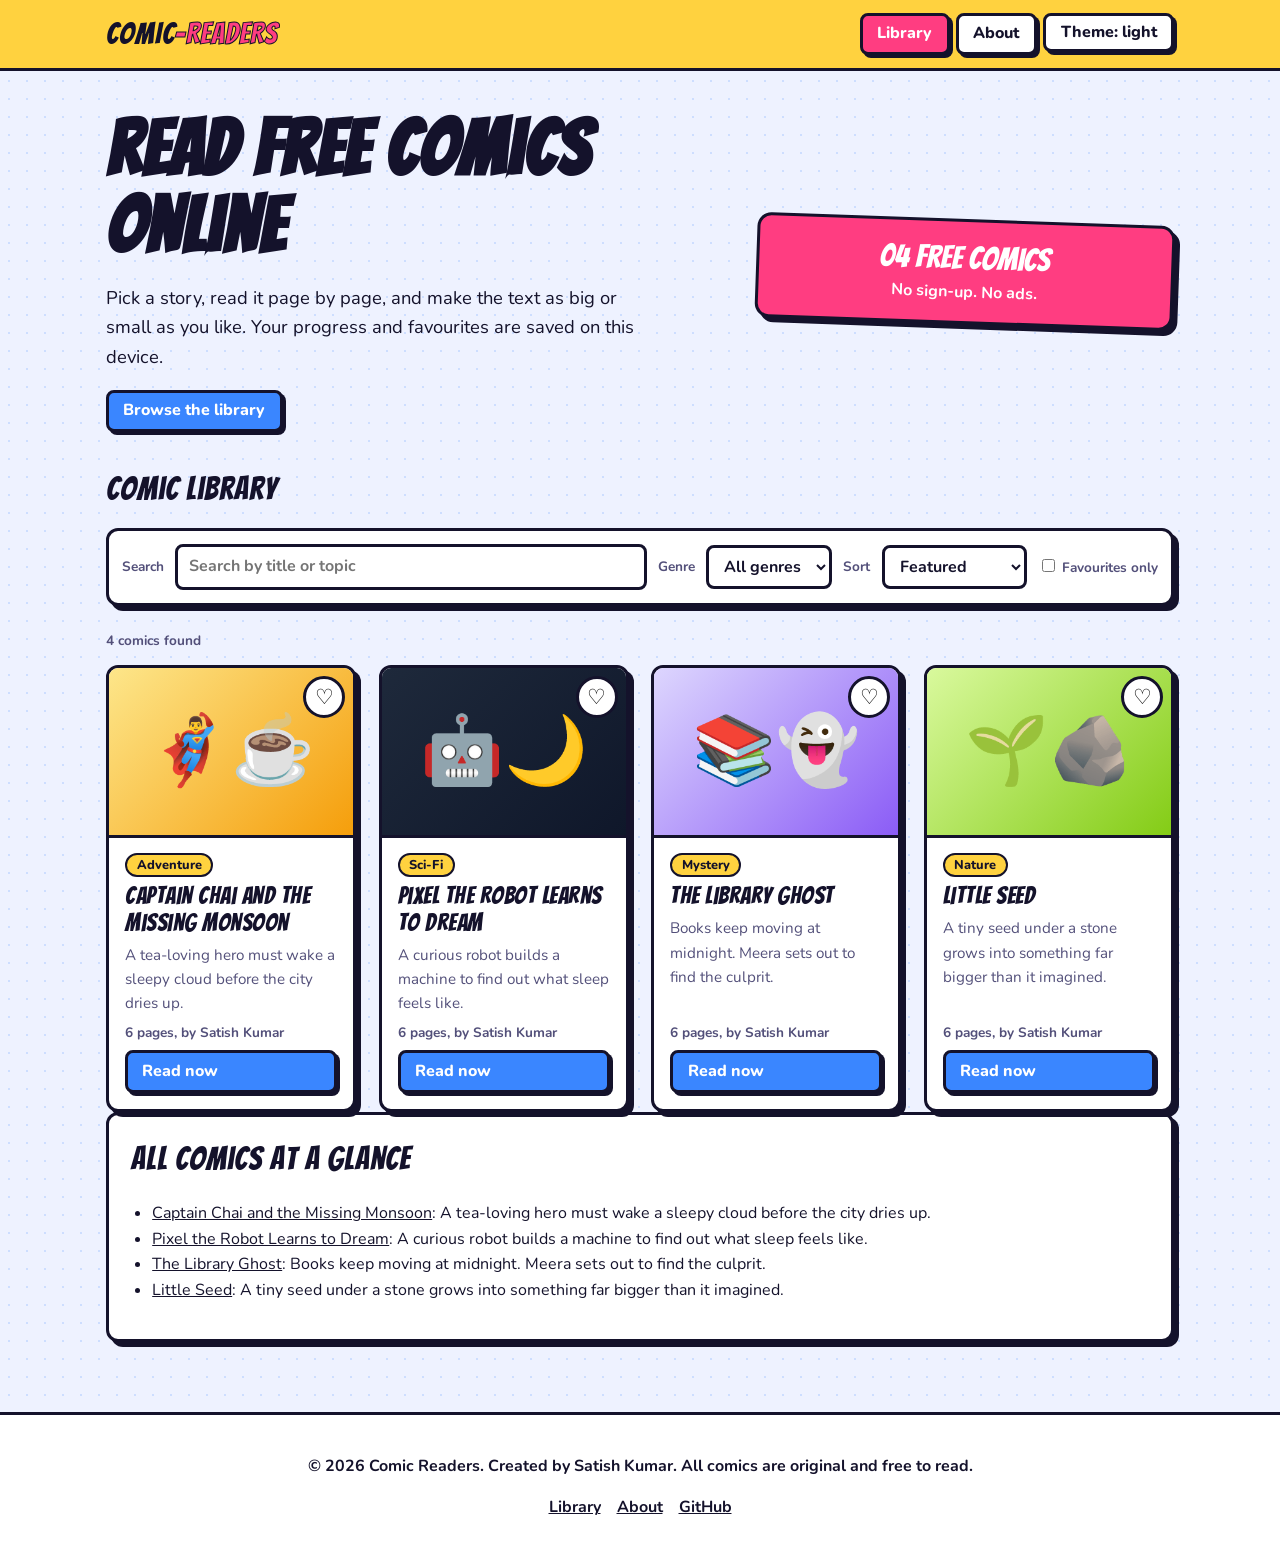
<file: index.html>
<!DOCTYPE html>
<html lang="en">
<head>
  
<!-- Google tag -->
<script async src="https://www.googletagmanager.com/gtm.js?id=GTM-WTXHRNZ3"></script>
<script>
  window.dataLayer = window.dataLayer || [];
  function gtag(){dataLayer.push(arguments);}
  gtag('js', new Date());
</script>

<meta name="google-site-verification" content="GTU_hDZYDGHtX-J6PM2smBIubILUWswIbuVBQ0t_wsY" />
<meta charset="utf-8"><meta name="viewport" content="width=device-width,initial-scale=1">
<title>Comic Readers | Read Free Comics Online</title>
<meta name="description" content="Comic Readers is a free website to read original online comics. Adjust font size, switch themes, save favourites and continue where you left off.">
<meta name="keywords" content="read comics online, free comics, online comic reader, webcomics, adventure comics, sci-fi comics">
<meta name="author" content="Satish Kumar"><meta name="robots" content="index,follow">
<link rel="canonical" href="https://YOUR-USERNAME.github.io/comic-readers/">
<meta property="og:type" content="website"><meta property="og:title" content="Comic Readers | Read Free Comics Online"><meta property="og:description" content="Read free original comics online with adjustable text size and dark mode.">
<meta name="theme-color" content="#ffd23f">
<link rel="icon" href="data:image/svg+xml,%3Csvg xmlns='http://www.w3.org/2000/svg' viewBox='0 0 100 100'%3E%3Ctext y='.9em' font-size='90'%3E%F0%9F%92%A5%3C/text%3E%3C/svg%3E">
<link rel="preconnect" href="https://fonts.googleapis.com"><link rel="preconnect" href="https://fonts.gstatic.com" crossorigin><link href="https://fonts.googleapis.com/css2?family=Bangers&family=Lora:wght@400;700&family=Nunito:wght@400;700;800&display=swap" rel="stylesheet">
<link rel="stylesheet" href="css/style.css">
<script type="application/ld+json">{"@context":"https://schema.org","@type":"WebSite","name":"Comic Readers","url":"https://YOUR-USERNAME.github.io/comic-readers/","description":"Free online comic reader","author":{"@type":"Person","name":"Satish Kumar"}}</script>
</head>
<body data-page="home">
<a class="skip" href="#main">Skip to content</a>
<header class="site-header"><div class="bar">
<a class="logo" href="index.html" aria-label="Comic Readers home">COMIC<span>-READERS</span></a>
<nav aria-label="Main navigation"><ul>
<li><a href="index.html" aria-current="page">Library</a></li>
<li><a href="about.html">About</a></li>
<li><button class="btn" id="themeBtn" type="button">Theme: light</button></li>
</ul></nav></div></header>
<main id="main">
<section class="hero" aria-labelledby="h1">
<div><h1 id="h1">Read free comics online</h1>
<p>Pick a story, read it page by page, and make the text as big or small as you like. Your progress and favourites are saved on this device.</p>
<a class="btn primary" href="#library">Browse the library</a></div>
<div class="burst" role="note">04 free comics<small>No sign-up. No ads.</small></div>
</section>
<section id="continue" class="panel-box" hidden></section>
<section id="library" aria-labelledby="lib">
<h2 id="lib">Comic library</h2>
<div class="tools" role="search">
<label for="q" class="meta">Search</label><input id="q" type="search" placeholder="Search by title or topic">
<label for="genre" class="meta">Genre</label><select id="genre"><option value="all">All genres</option></select>
<label for="sort" class="meta">Sort</label><select id="sort"><option value="default">Featured</option><option value="az">A to Z</option><option value="short">Shortest first</option></select>
<label class="meta"><input type="checkbox" id="favOnly"> Favourites only</label>
</div>
<p id="count" class="meta" aria-live="polite"></p>
<ul class="grid" id="grid"></ul>
</section>
<section class="panel-box" aria-labelledby="all"><h2 id="all">All comics at a glance</h2>
<ul>
<li><a href="reader.html?comic=captain-chai">Captain Chai and the Missing Monsoon</a>: A tea-loving hero must wake a sleepy cloud before the city dries up.</li>
<li><a href="reader.html?comic=pixel-dreams">Pixel the Robot Learns to Dream</a>: A curious robot builds a machine to find out what sleep feels like.</li>
<li><a href="reader.html?comic=library-ghost">The Library Ghost</a>: Books keep moving at midnight. Meera sets out to find the culprit.</li>
<li><a href="reader.html?comic=little-seed">Little Seed</a>: A tiny seed under a stone grows into something far bigger than it imagined.</li>
</ul></section>
</main>
<footer class="site-footer"><p>&copy; <span id="year">2026</span> Comic Readers. Created by Satish Kumar. All comics are original and free to read.</p>
<ul><li><a href="index.html">Library</a></li><li><a href="about.html">About</a></li><li><a href="https://github.com/" rel="noopener">GitHub</a></li></ul></footer>
<script src="js/comics.js"></script><script src="js/app.js"></script>
</body></html>
</file>
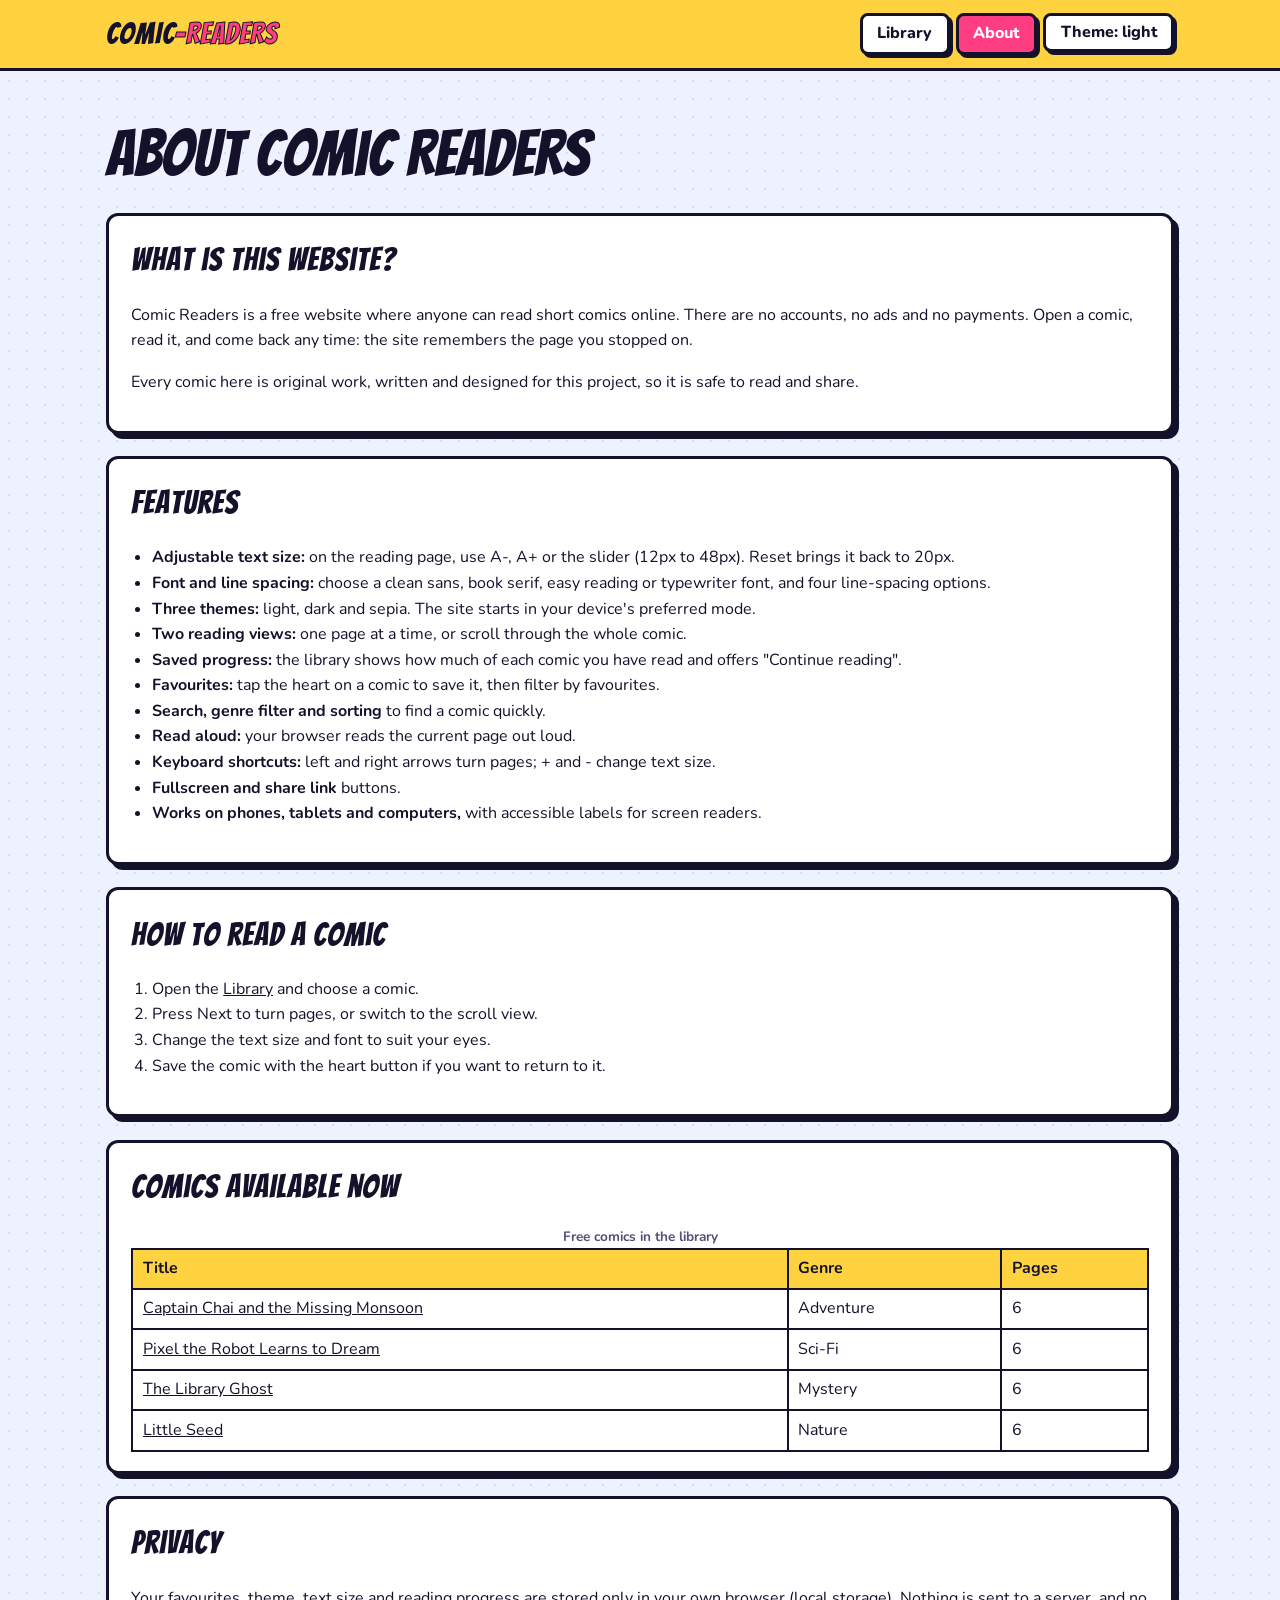
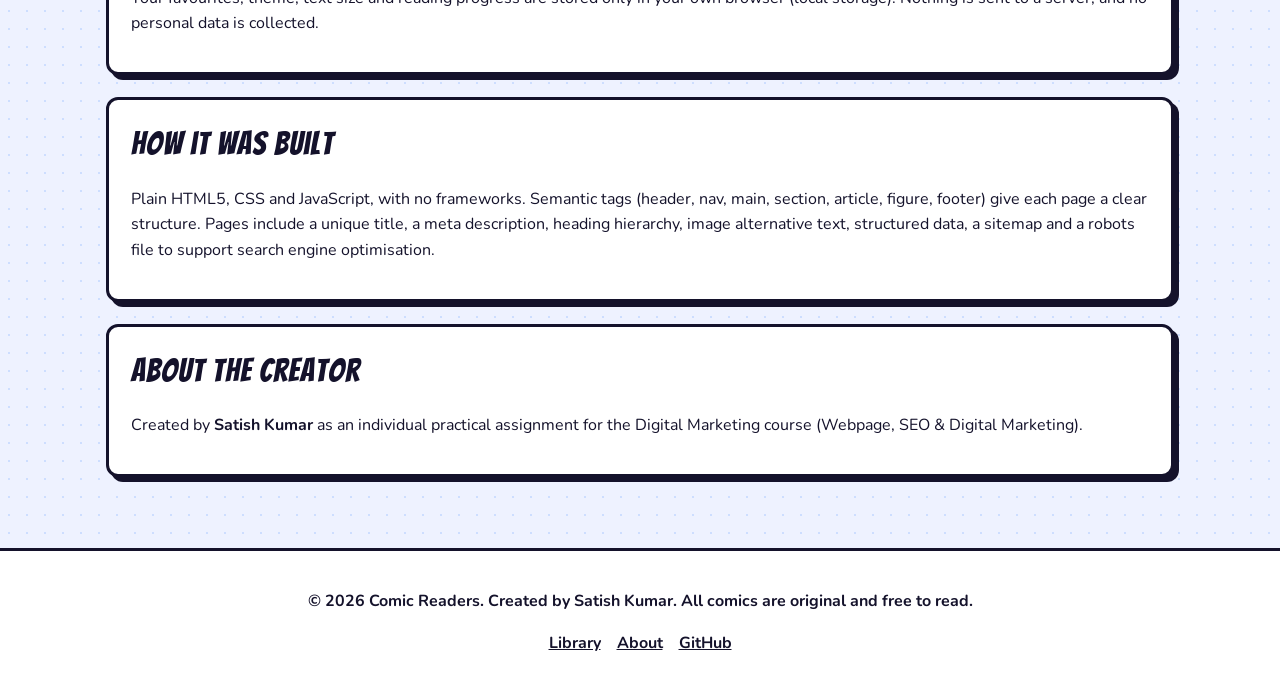
<file: about.html>
<!DOCTYPE html>
<html lang="en"><head>
<title>About Comic Readers | Free Online Comic Reader</title>
<meta name="description" content="Learn about Comic Readers: a free, ad-free website to read original comics online, its features, how to use it, and how it was built.">
<link rel="canonical" href="https://YOUR-USERNAME.github.io/comic-readers/about.html">
<meta charset="utf-8"><meta name="viewport" content="width=device-width,initial-scale=1">
<meta name="author" content="Satish Kumar"><meta name="robots" content="index,follow"><meta name="theme-color" content="#ffd23f">
<link rel="icon" href="data:image/svg+xml,%3Csvg xmlns='http://www.w3.org/2000/svg' viewBox='0 0 100 100'%3E%3Ctext y='.9em' font-size='90'%3E%F0%9F%92%A5%3C/text%3E%3C/svg%3E">
<link rel="preconnect" href="https://fonts.googleapis.com"><link rel="preconnect" href="https://fonts.gstatic.com" crossorigin><link href="https://fonts.googleapis.com/css2?family=Bangers&family=Lora:wght@400;700&family=Nunito:wght@400;700;800&display=swap" rel="stylesheet">
<link rel="stylesheet" href="css/style.css">
</head>
<body data-page="about">
<a class="skip" href="#main">Skip to content</a>
<header class="site-header"><div class="bar">
<a class="logo" href="index.html" aria-label="Comic Readers home">COMIC<span>-READERS</span></a>
<nav aria-label="Main navigation"><ul>
<li><a href="index.html">Library</a></li>
<li><a href="about.html" aria-current="page">About</a></li>
<li><button class="btn" id="themeBtn" type="button">Theme: light</button></li>
</ul></nav></div></header>
<main id="main">
<h1 style="font-family:var(--head);font-weight:400;font-size:clamp(2.4rem,6vw,4rem);margin:.5rem 0">About Comic Readers</h1>
<section class="panel-box" aria-labelledby="what"><h2 id="what">What is this website?</h2>
<p>Comic Readers is a free website where anyone can read short comics online. There are no accounts, no ads and no payments. Open a comic, read it, and come back any time: the site remembers the page you stopped on.</p>
<p>Every comic here is original work, written and designed for this project, so it is safe to read and share.</p></section>
<section class="panel-box" aria-labelledby="feat"><h2 id="feat">Features</h2>
<ul>
<li><strong>Adjustable text size:</strong> on the reading page, use A-, A+ or the slider (12px to 48px). Reset brings it back to 20px.</li>
<li><strong>Font and line spacing:</strong> choose a clean sans, book serif, easy reading or typewriter font, and four line-spacing options.</li>
<li><strong>Three themes:</strong> light, dark and sepia. The site starts in your device's preferred mode.</li>
<li><strong>Two reading views:</strong> one page at a time, or scroll through the whole comic.</li>
<li><strong>Saved progress:</strong> the library shows how much of each comic you have read and offers "Continue reading".</li>
<li><strong>Favourites:</strong> tap the heart on a comic to save it, then filter by favourites.</li>
<li><strong>Search, genre filter and sorting</strong> to find a comic quickly.</li>
<li><strong>Read aloud:</strong> your browser reads the current page out loud.</li>
<li><strong>Keyboard shortcuts:</strong> left and right arrows turn pages; + and - change text size.</li>
<li><strong>Fullscreen and share link</strong> buttons.</li>
<li><strong>Works on phones, tablets and computers,</strong> with accessible labels for screen readers.</li>
</ul></section>
<section class="panel-box" aria-labelledby="how"><h2 id="how">How to read a comic</h2>
<ol><li>Open the <a href="index.html">Library</a> and choose a comic.</li><li>Press Next to turn pages, or switch to the scroll view.</li><li>Change the text size and font to suit your eyes.</li><li>Save the comic with the heart button if you want to return to it.</li></ol></section>
<section class="panel-box" aria-labelledby="list"><h2 id="list">Comics available now</h2>
<table><caption class="meta">Free comics in the library</caption><thead><tr><th scope="col">Title</th><th scope="col">Genre</th><th scope="col">Pages</th></tr></thead>
<tbody id="aboutRows"></tbody></table></section>
<section class="panel-box" aria-labelledby="priv"><h2 id="priv">Privacy</h2>
<p>Your favourites, theme, text size and reading progress are stored only in your own browser (local storage). Nothing is sent to a server, and no personal data is collected.</p></section>
<section class="panel-box" aria-labelledby="tech"><h2 id="tech">How it was built</h2>
<p>Plain HTML5, CSS and JavaScript, with no frameworks. Semantic tags (header, nav, main, section, article, figure, footer) give each page a clear structure. Pages include a unique title, a meta description, heading hierarchy, image alternative text, structured data, a sitemap and a robots file to support search engine optimisation.</p></section>
<section class="panel-box" aria-labelledby="who"><h2 id="who">About the creator</h2>
<p>Created by <strong>Satish Kumar</strong> as an individual practical assignment for the Digital Marketing course (Webpage, SEO &amp; Digital Marketing).</p></section>
</main>
<footer class="site-footer"><p>&copy; <span id="year">2026</span> Comic Readers. Created by Satish Kumar. All comics are original and free to read.</p>
<ul><li><a href="index.html">Library</a></li><li><a href="about.html">About</a></li><li><a href="https://github.com/" rel="noopener">GitHub</a></li></ul></footer>
<script src="js/comics.js"></script><script src="js/app.js"></script>
<script>document.getElementById('aboutRows').innerHTML=window.COMICS.map(function(c){return '<tr><td><a href="reader.html?comic='+c.id+'">'+c.title+'</a></td><td>'+c.genre+'</td><td>'+c.pages.length+'</td></tr>'}).join('')</script>
</body></html>
</file>
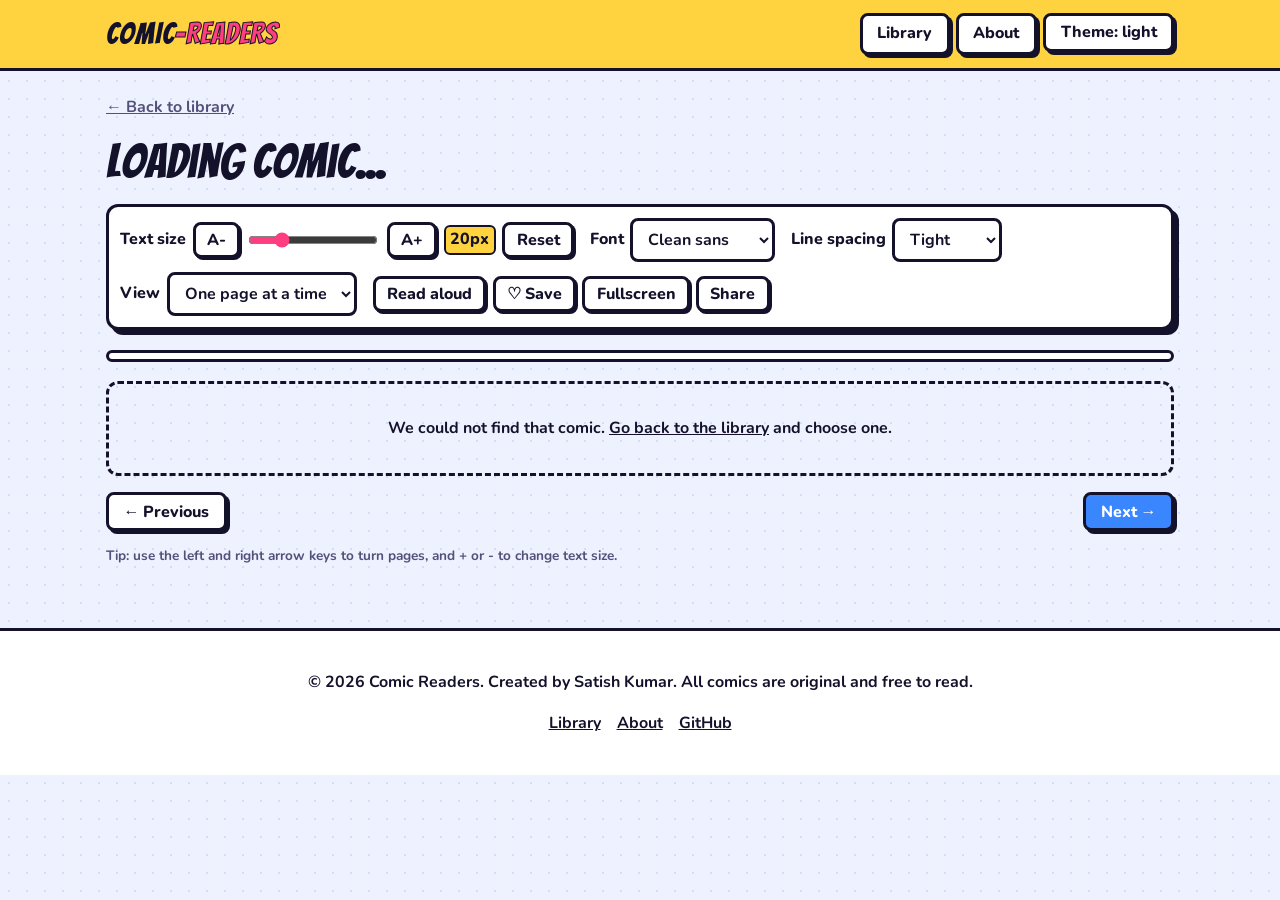
<file: reader.html>
<!DOCTYPE html>
<html lang="en"><head>
<title>Read Comic | Comic Readers</title>
<meta name="description" content="Read free comics online at Comic Readers with adjustable font size, themes and saved progress.">
<meta charset="utf-8"><meta name="viewport" content="width=device-width,initial-scale=1">
<meta name="author" content="Satish Kumar"><meta name="robots" content="index,follow"><meta name="theme-color" content="#ffd23f">
<link rel="icon" href="data:image/svg+xml,%3Csvg xmlns='http://www.w3.org/2000/svg' viewBox='0 0 100 100'%3E%3Ctext y='.9em' font-size='90'%3E%F0%9F%92%A5%3C/text%3E%3C/svg%3E">
<link rel="preconnect" href="https://fonts.googleapis.com"><link rel="preconnect" href="https://fonts.gstatic.com" crossorigin><link href="https://fonts.googleapis.com/css2?family=Bangers&family=Lora:wght@400;700&family=Nunito:wght@400;700;800&display=swap" rel="stylesheet">
<link rel="stylesheet" href="css/style.css">
</head>
<body data-page="reader">
<a class="skip" href="#main">Skip to content</a>
<header class="site-header"><div class="bar">
<a class="logo" href="index.html" aria-label="Comic Readers home">COMIC<span>-READERS</span></a>
<nav aria-label="Main navigation"><ul>
<li><a href="index.html">Library</a></li>
<li><a href="about.html">About</a></li>
<li><button class="btn" id="themeBtn" type="button">Theme: light</button></li>
</ul></nav></div></header>
<main id="main">
<div class="reader-head"><p><a href="index.html">&larr; Back to library</a></p><h1 id="title">Loading comic...</h1><p id="sub"></p></div>
<section class="toolbar" id="tools" aria-label="Reading settings">
<div class="grp"><span id="sl">Text size</span>
<button class="btn" id="minus" type="button" aria-label="Decrease text size">A-</button>
<input id="size" type="range" min="12" max="48" step="2" value="20" aria-labelledby="sl">
<button class="btn" id="plus" type="button" aria-label="Increase text size">A+</button>
<span class="size-val" id="sizeVal" aria-live="polite">20px</span>
<button class="btn" id="reset" type="button">Reset</button></div>
<div class="grp"><label for="font">Font</label><select id="font"><option value="sans">Clean sans</option><option value="serif">Book serif</option><option value="easy">Easy reading</option><option value="mono">Typewriter</option></select></div>
<div class="grp"><label for="lh">Line spacing</label><select id="lh"><option value="1.4">Tight</option><option value="1.7">Normal</option><option value="2">Relaxed</option><option value="2.4">Wide</option></select></div>
<div class="grp"><label for="mode">View</label><select id="mode"><option value="page">One page at a time</option><option value="scroll">Scroll all pages</option></select></div>
<div class="grp"><button class="btn" id="speak" type="button">Read aloud</button>
<button class="btn" id="favBtn" type="button" aria-pressed="false">♡ Save</button>
<button class="btn" id="full" type="button">Fullscreen</button>
<button class="btn" id="share" type="button">Share</button></div>
</section>
<div class="bar-wrap" role="progressbar" aria-label="Reading progress"><i id="prog"></i></div>
<section id="pages" aria-live="polite"></section>
<div class="pager" id="pager"><button class="btn" id="prev" type="button">&larr; Previous</button><span class="count" id="cnt"></span><button class="btn primary" id="next" type="button">Next &rarr;</button></div>
<p class="meta">Tip: use the left and right arrow keys to turn pages, and + or - to change text size.</p>
<section id="done" class="panel-box" hidden><h2>The end</h2><p id="nextComic"></p><a class="btn" href="index.html">Back to library</a></section>
<noscript><p class="empty">Please turn on JavaScript to read comics on this page.</p></noscript>
</main>
<footer class="site-footer"><p>&copy; <span id="year">2026</span> Comic Readers. Created by Satish Kumar. All comics are original and free to read.</p>
<ul><li><a href="index.html">Library</a></li><li><a href="about.html">About</a></li><li><a href="https://github.com/" rel="noopener">GitHub</a></li></ul></footer>
<script src="js/comics.js"></script><script src="js/app.js"></script>
</body></html>
</file>
<file: css/style.css>
:root{--ink:#14122b;--bg:#eef2ff;--card:#ffffff;--muted:#53507a;--yellow:#ffd23f;--blue:#3a86ff;--pink:#ff3d81;--line:3px solid var(--ink);--shadow:5px 5px 0 var(--ink);--head:'Bangers','Impact','Arial Narrow',sans-serif;--body:'Nunito','Segoe UI',Arial,sans-serif;--paper:#ffffff;--paper-ink:#14122b}
[data-theme=dark]{--ink:#f4f2ff;--bg:#12101f;--card:#1e1b33;--muted:#b4b0d8;--shadow:5px 5px 0 #000;--line:3px solid #f4f2ff;--paper:#1e1b33;--paper-ink:#f4f2ff}
[data-theme=sepia]{--ink:#3b2a1a;--bg:#efe2c8;--card:#f8edd6;--muted:#6b5238;--line:3px solid #3b2a1a;--shadow:5px 5px 0 #3b2a1a;--paper:#f8edd6;--paper-ink:#3b2a1a}
*{box-sizing:border-box}html{scroll-behavior:smooth}
body{margin:0;font-family:var(--body);background:var(--bg);color:var(--ink);line-height:1.6;background-image:radial-gradient(rgba(58,134,255,.18) 1.4px,transparent 1.4px);background-size:18px 18px}
a{color:inherit}img,svg{max-width:100%}
.skip{position:absolute;left:-999px;top:0;background:var(--yellow);color:#14122b;padding:.6rem 1rem;z-index:99}.skip:focus{left:8px;top:8px}
:focus-visible{outline:4px solid var(--blue);outline-offset:2px}
.site-header{background:var(--yellow);border-bottom:var(--line);position:sticky;top:0;z-index:20;color:#14122b}
.bar{max-width:1100px;margin:auto;padding:.6rem 1rem;display:flex;align-items:center;gap:1rem;flex-wrap:wrap;justify-content:space-between}
.logo{font-family:var(--head);font-size:1.9rem;letter-spacing:1px;text-decoration:none;color:#14122b}.logo span{color:var(--pink);-webkit-text-stroke:1px #14122b}
nav ul{display:flex;gap:.4rem;list-style:none;margin:0;padding:0;flex-wrap:wrap}
nav a,.btn{font-family:var(--body);font-weight:800;text-decoration:none;border:3px solid #14122b;background:#fff;color:#14122b;padding:.35rem .9rem;border-radius:8px;cursor:pointer;font-size:1rem;box-shadow:3px 3px 0 #14122b;display:inline-block}
nav a[aria-current=page],nav a:hover,.btn:hover{background:var(--pink);color:#fff}
.btn:active{transform:translate(2px,2px);box-shadow:1px 1px 0 #14122b}
.btn.primary{background:var(--blue);color:#fff}.btn.primary:hover{background:var(--pink)}
main{max-width:1100px;margin:auto;padding:1.5rem 1rem 3rem}
.hero{display:grid;grid-template-columns:1.2fr .8fr;gap:1.5rem;align-items:center;margin:1rem 0 2rem}
.hero h1{font-family:var(--head);font-size:clamp(2.6rem,7vw,4.8rem);line-height:1;margin:0 0 .6rem;letter-spacing:1px}
.hero p{font-size:1.15rem;max-width:34rem}
.burst{background:var(--pink);color:#fff;border:var(--line);box-shadow:var(--shadow);border-radius:14px;padding:1.2rem;text-align:center;transform:rotate(2deg);font-family:var(--head);font-size:2rem;line-height:1.1}
.burst small{display:block;font-family:var(--body);font-size:1rem;font-weight:700;margin-top:.5rem}
.tools{display:flex;gap:.7rem;flex-wrap:wrap;align-items:center;background:var(--card);border:var(--line);box-shadow:var(--shadow);border-radius:12px;padding:.8rem;margin-bottom:1.5rem}
.tools input,.tools select,.toolbar select{font:inherit;font-weight:700;padding:.45rem .7rem;border:3px solid var(--ink);border-radius:8px;background:var(--paper);color:var(--paper-ink)}
.tools input[type=search]{flex:1;min-width:180px}
h2{font-family:var(--head);font-size:2rem;letter-spacing:1px;margin:1.6rem 0 .8rem;font-weight:400}
.grid{display:grid;grid-template-columns:repeat(auto-fill,minmax(230px,1fr));gap:1.4rem;list-style:none;padding:0;margin:0}
.card{background:var(--card);border:var(--line);box-shadow:var(--shadow);border-radius:12px;overflow:hidden;display:flex;flex-direction:column;position:relative;transition:transform .15s}
.card:hover{transform:translate(-2px,-2px) rotate(-.5deg)}
.cover{height:170px;display:grid;place-items:center;font-size:4.2rem;border-bottom:var(--line)}
.card .body{padding:.9rem 1rem 1rem;display:flex;flex-direction:column;gap:.4rem;flex:1}
.card h3{margin:0;font-family:var(--head);font-weight:400;font-size:1.5rem;letter-spacing:.5px;line-height:1.1}
.tag{display:inline-block;background:var(--yellow);color:#14122b;border:2px solid #14122b;border-radius:99px;padding:0 .6rem;font-size:.8rem;font-weight:800;align-self:flex-start}
.card p{margin:0;font-size:.95rem;color:var(--muted);flex:1}
.meta{font-size:.85rem;font-weight:700;color:var(--muted)}
.card .row{display:flex;gap:.5rem;align-items:center}
.fav{position:absolute;top:8px;right:8px;width:42px;height:42px;border-radius:50%;border:3px solid #14122b;background:#fff;font-size:1.3rem;cursor:pointer;line-height:1}
.fav[aria-pressed=true]{background:var(--pink)}
.progress-line{height:8px;background:rgba(0,0,0,.15);border-radius:9px;overflow:hidden}.progress-line i{display:block;height:100%;background:var(--blue)}
.empty{padding:2rem;text-align:center;border:3px dashed var(--ink);border-radius:12px;font-weight:700}
.panel-box{background:var(--card);border:var(--line);box-shadow:var(--shadow);border-radius:12px;padding:1.2rem 1.4rem;margin-bottom:1.4rem}
.panel-box h2{margin-top:0}
.panel-box ul,.panel-box ol{padding-left:1.3rem}
table{border-collapse:collapse;width:100%}th,td{border:2px solid var(--ink);padding:.4rem .6rem;text-align:left}th{background:var(--yellow);color:#14122b}
/* reader */
.toolbar{position:sticky;top:62px;z-index:10;background:var(--card);border:var(--line);box-shadow:var(--shadow);border-radius:12px;padding:.7rem;display:flex;flex-wrap:wrap;gap:.6rem 1rem;align-items:center;margin-bottom:1.2rem}
.toolbar .grp{display:flex;gap:.4rem;align-items:center;font-weight:800}
.toolbar .btn{padding:.25rem .7rem;box-shadow:2px 2px 0 #14122b}
.toolbar input[type=range]{accent-color:var(--pink);width:130px}
.size-val{min-width:3.2rem;text-align:center;background:var(--yellow);color:#14122b;border:2px solid #14122b;border-radius:6px;padding:0 .3rem}
.reader-head h1{font-family:var(--head);font-weight:400;font-size:clamp(2rem,5vw,3rem);margin:.2rem 0}
.reader-head p{margin:0;color:var(--muted);font-weight:700}
.page{background:var(--paper);color:var(--paper-ink);border:var(--line);box-shadow:var(--shadow);border-radius:12px;overflow:hidden;margin:0 0 1.5rem}
.page svg{display:block;width:100%;height:auto;border-bottom:var(--line)}
.page .txt{padding:1rem 1.3rem 1.3rem;font-size:var(--rs,20px);line-height:var(--lh,1.7);font-family:var(--rf,var(--body))}
.page .narr{margin:0 0 .8rem}
.bubble{margin:0;position:relative;background:#fff;color:#14122b;border:3px solid #14122b;border-radius:18px;padding:.6rem 1rem;font-weight:800;display:inline-block}
.bubble:before{content:"";position:absolute;left:24px;top:-14px;border:10px solid transparent;border-bottom-color:#14122b;border-top:0}
.pager{display:flex;justify-content:space-between;align-items:center;gap:1rem;flex-wrap:wrap}
.pager .count{font-weight:800}
.bar-wrap{height:12px;border:3px solid var(--ink);border-radius:9px;overflow:hidden;background:var(--card);margin:.8rem 0 1.2rem}.bar-wrap i{display:block;height:100%;background:var(--pink);width:0;transition:width .3s}
.btn[disabled]{opacity:.4;cursor:not-allowed}
.site-footer{border-top:var(--line);background:var(--card);padding:1.4rem 1rem;text-align:center;font-weight:700}
.site-footer ul{list-style:none;display:flex;gap:1rem;justify-content:center;flex-wrap:wrap;padding:0}
@media(max-width:760px){.hero{grid-template-columns:1fr}.toolbar{top:0;position:static}}
@media(prefers-reduced-motion:reduce){*{transition:none!important;scroll-behavior:auto!important}}
</file>
